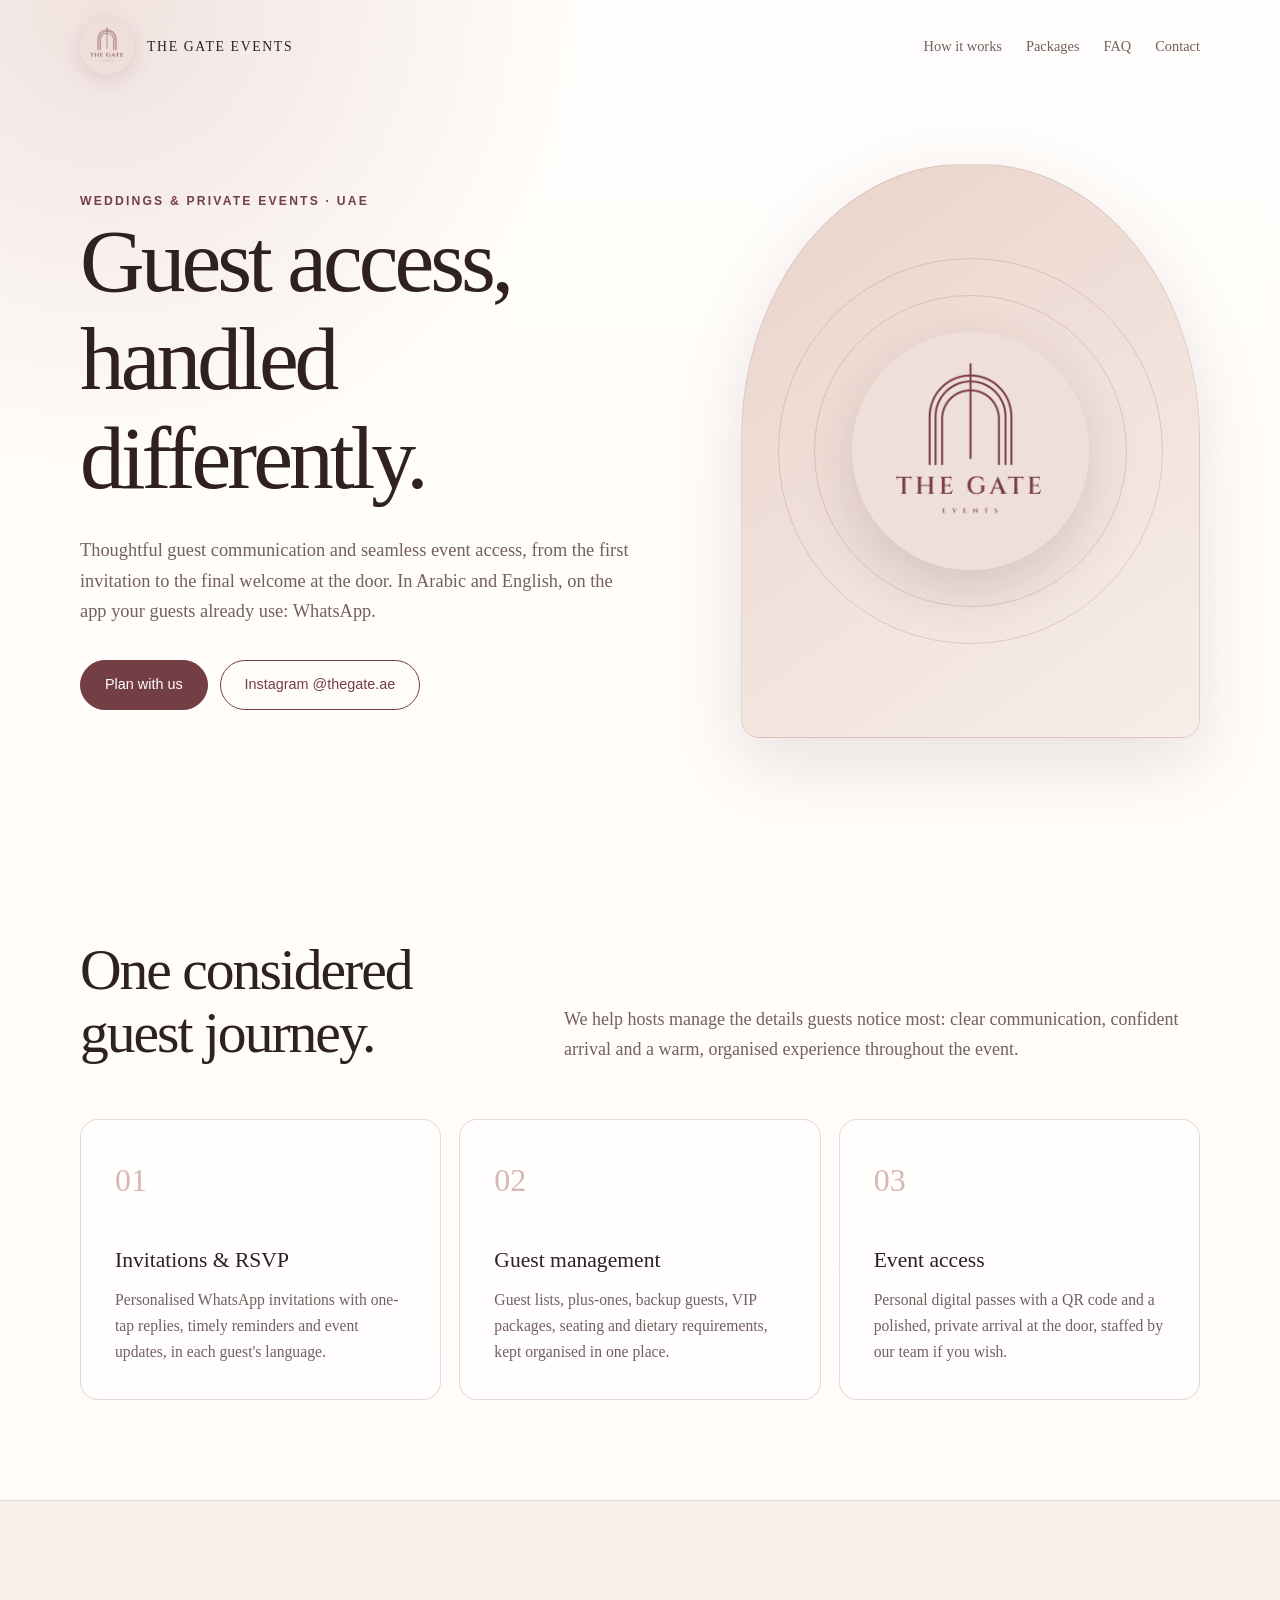
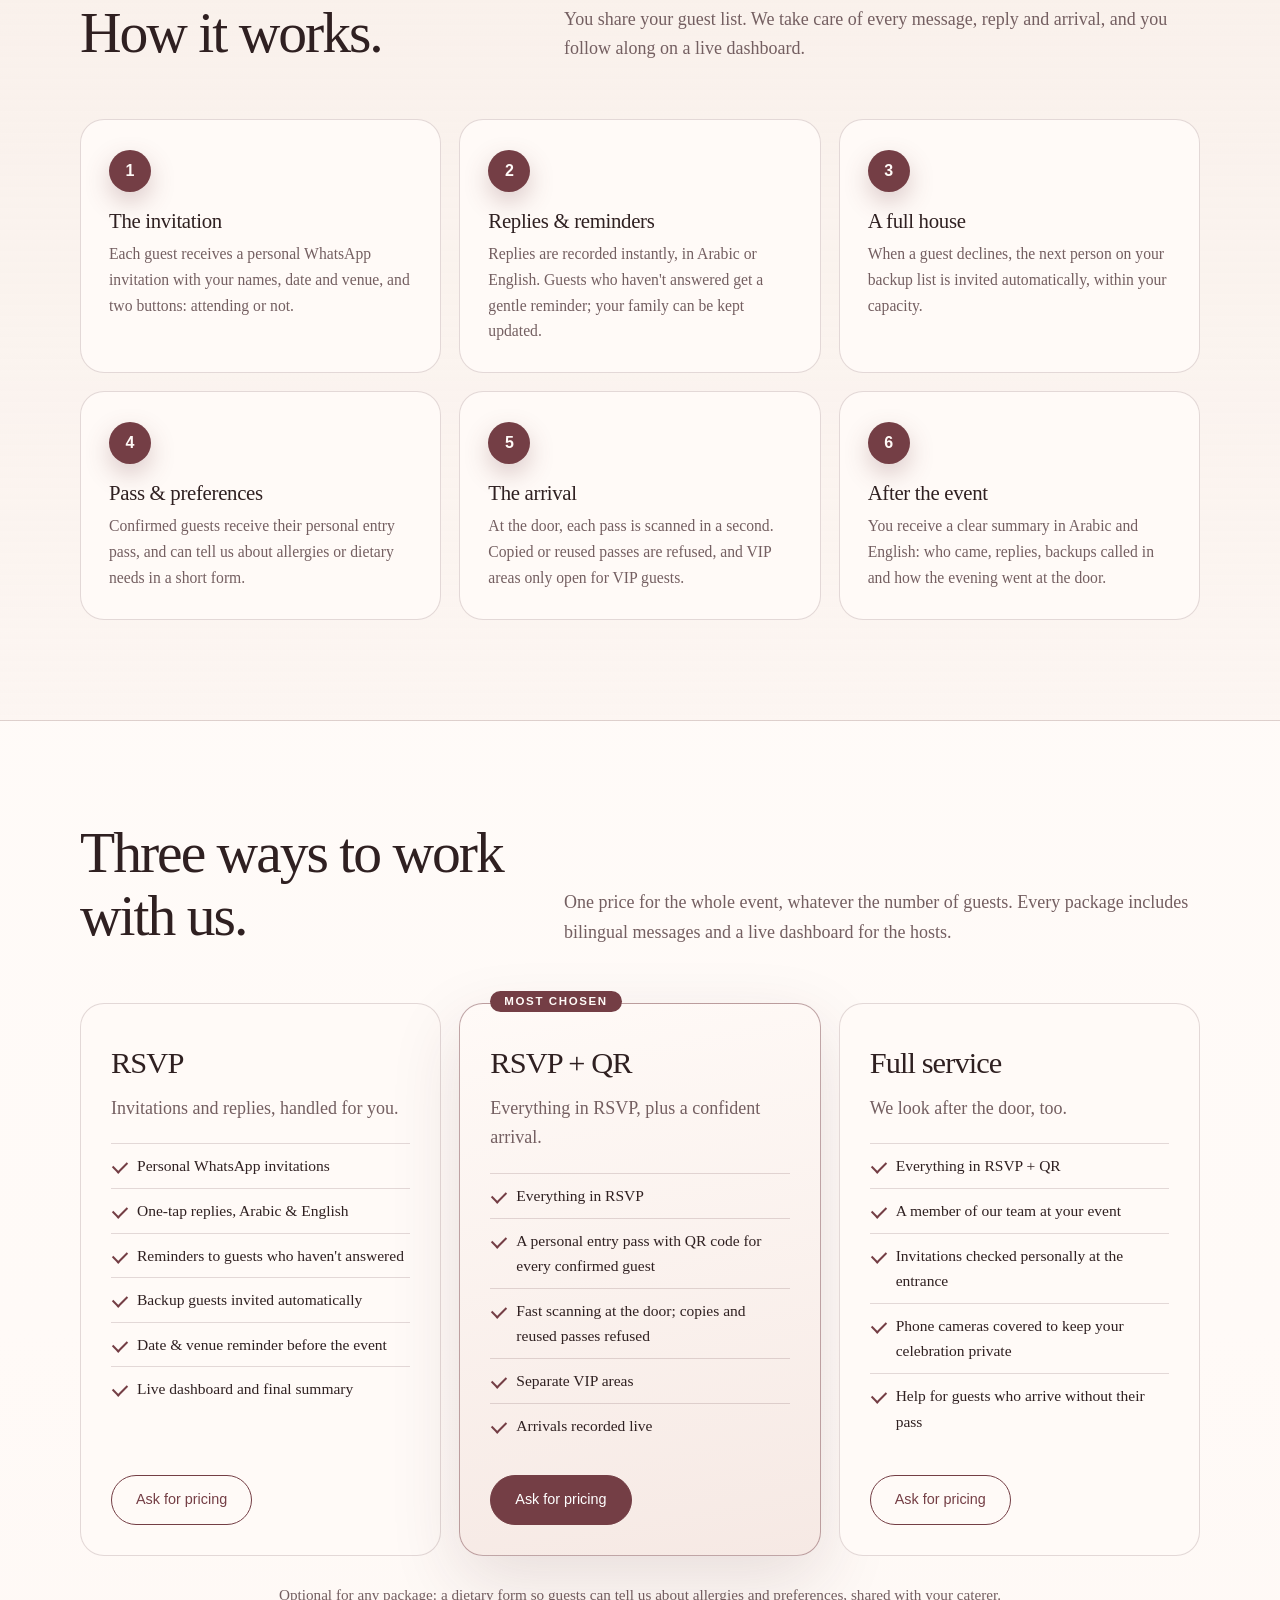
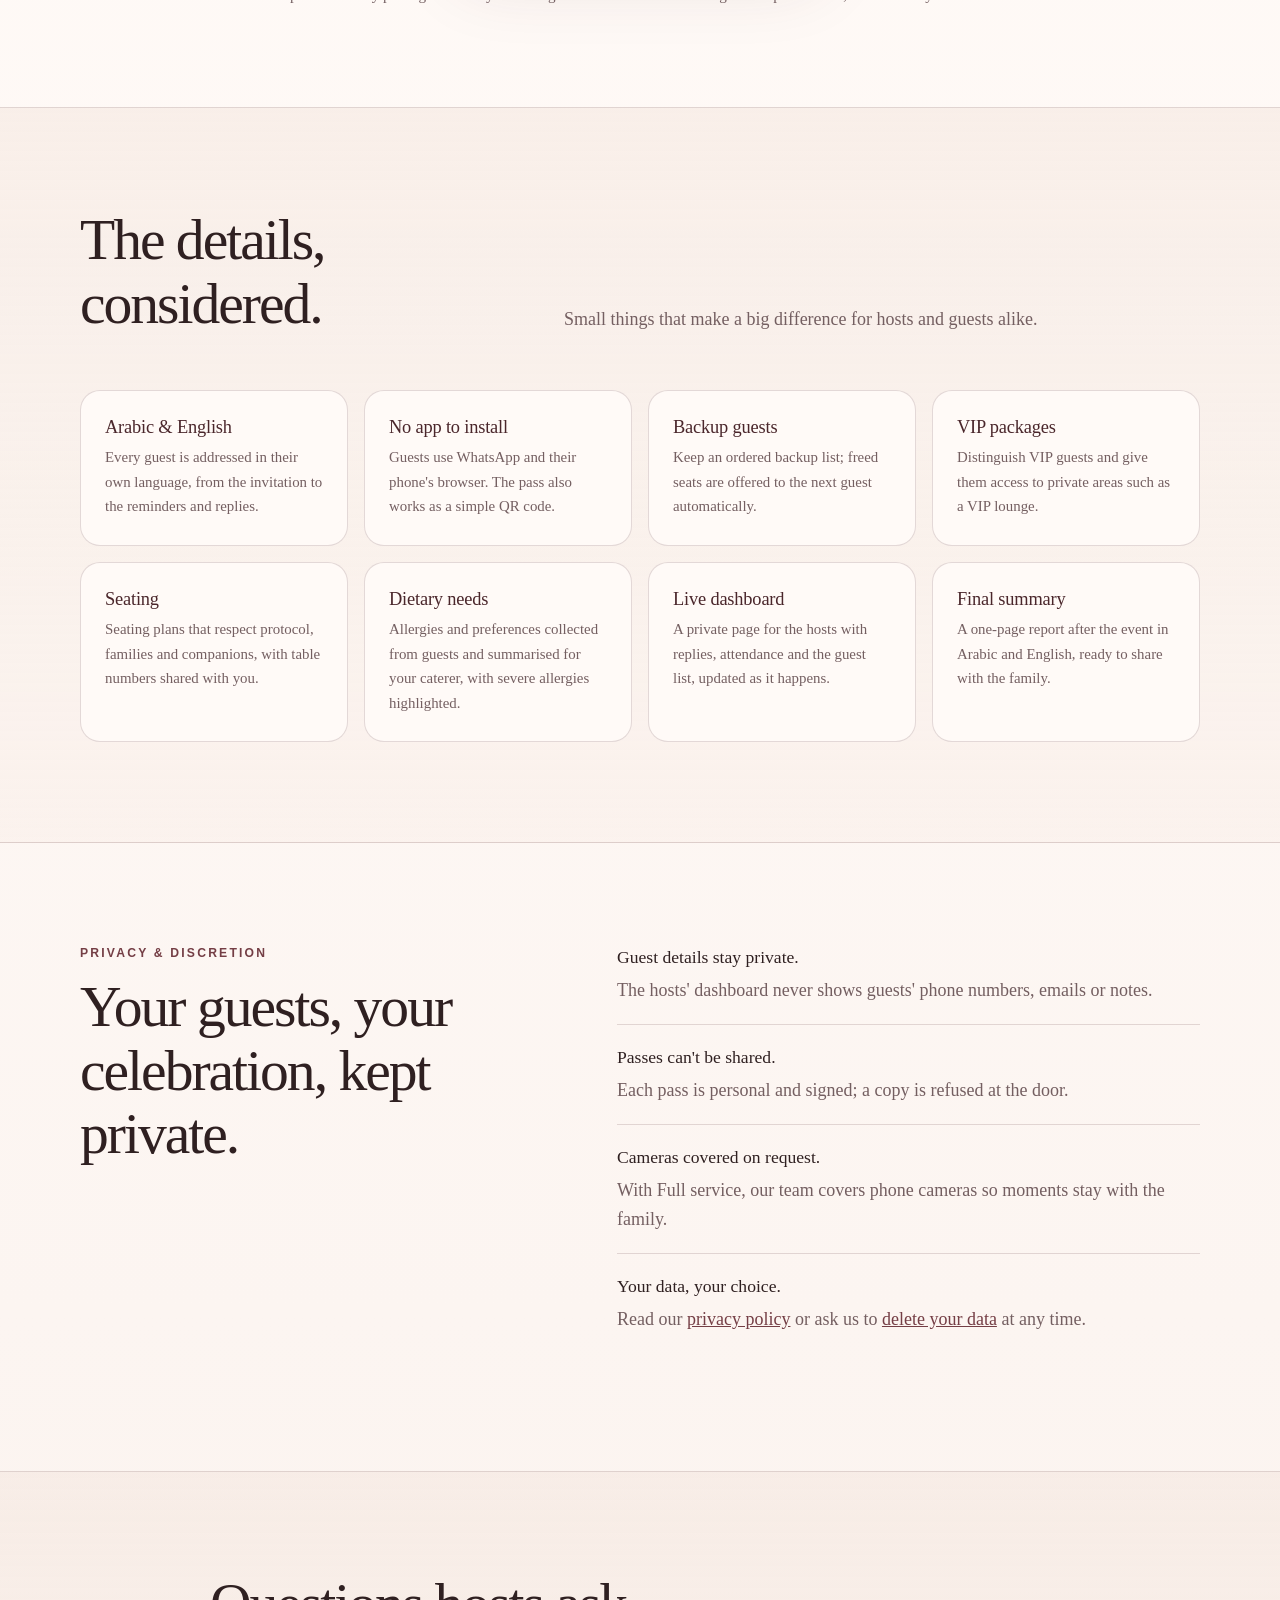
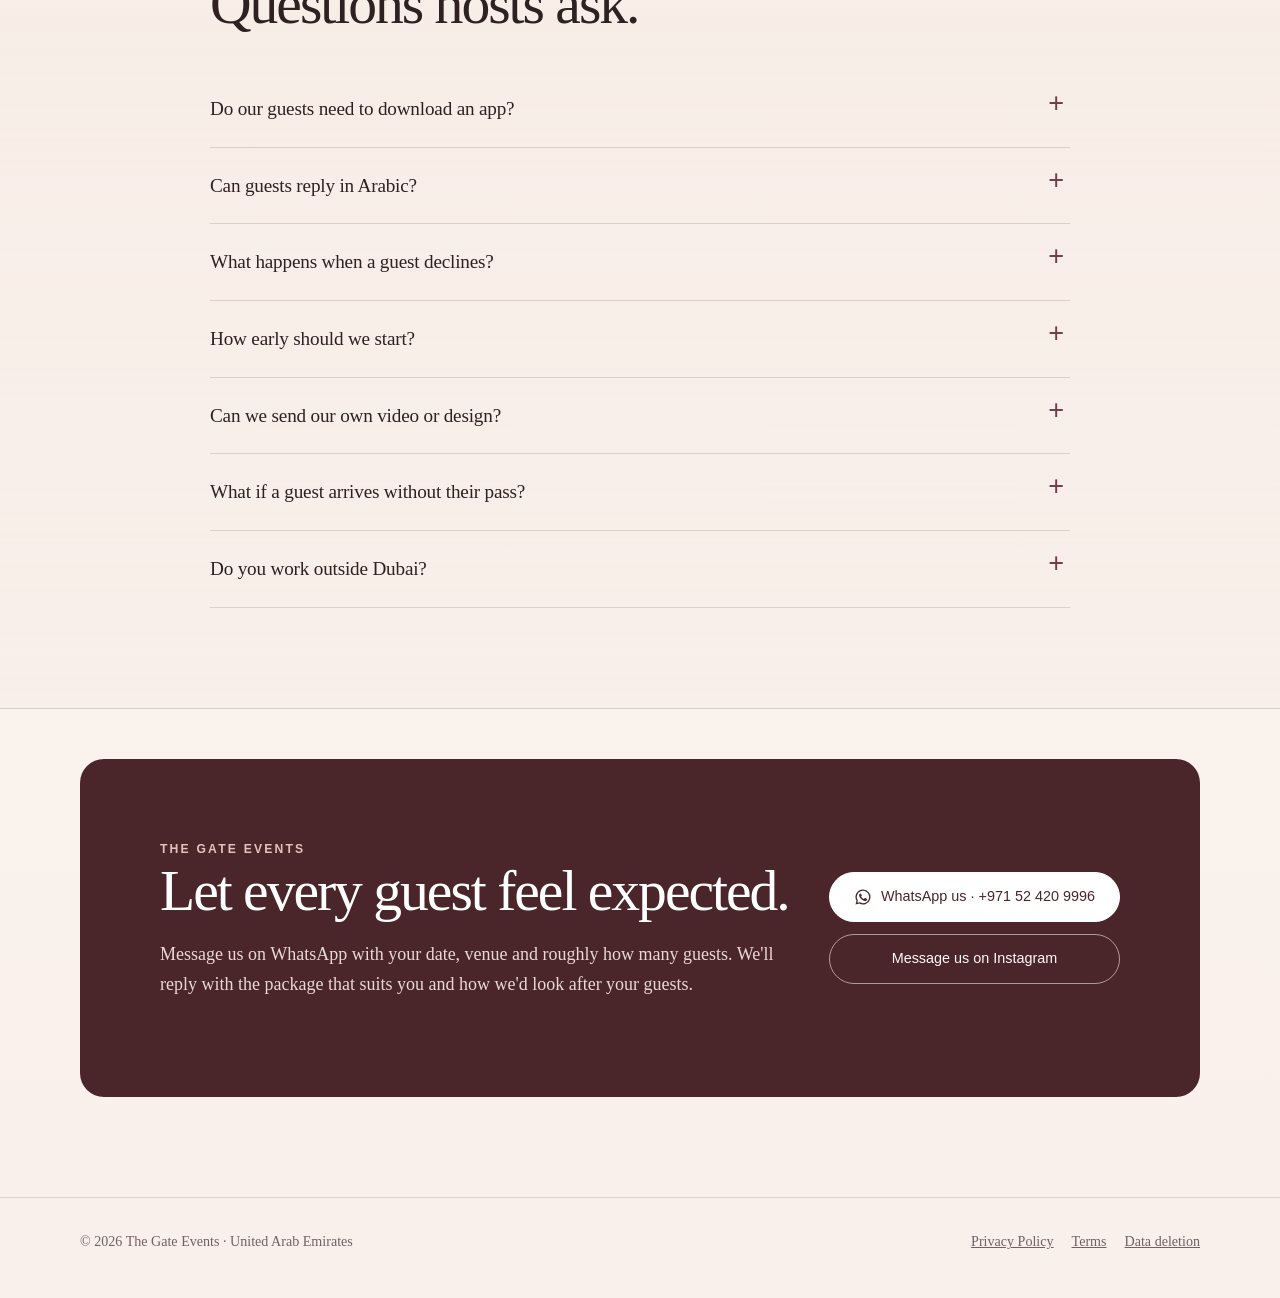
<file: index.html>
<!doctype html>
<html lang="en">
<head>
  <meta charset="utf-8">
  <meta name="viewport" content="width=device-width,initial-scale=1">
  <title>The Gate Events | Guest access, handled differently</title>
  <meta name="description" content="The Gate Events manages WhatsApp invitations, RSVPs, guest lists, seating, dietary needs, digital entry passes and door teams for weddings and private events in the UAE, in Arabic and English.">
  <link rel="canonical" href="https://tgevents.ae/">
  <link rel="icon" type="image/png" href="/assets/logo-1024.png">
  <link rel="apple-touch-icon" href="/assets/logo-1024.png">
  <meta property="og:type" content="website">
  <meta property="og:url" content="https://tgevents.ae/">
  <meta property="og:title" content="The Gate Events · Guest access, handled differently">
  <meta property="og:description" content="Invitations, RSVPs, guest lists, seating and entry for weddings and private events in the UAE.">
  <meta property="og:image" content="https://tgevents.ae/assets/og-image.png">
  <meta name="twitter:card" content="summary_large_image">
  <link rel="stylesheet" href="/assets/style.css">
</head>
<body>
  <header class="shell nav">
    <a class="brand" href="/" aria-label="The Gate Events home"><img src="/assets/logo-1024.png" alt="The Gate Events logo" width="44" height="44"><span>The Gate Events</span></a>
    <nav class="nav-links" aria-label="Primary navigation"><a href="#how">How it works</a><a href="#packages">Packages</a><a href="#faq">FAQ</a><a href="#contact">Contact</a></nav>
  </header>

  <main>
    <section class="shell hero">
      <div>
        <div class="eyebrow">Weddings &amp; private events · UAE</div>
        <h1>Guest access, handled differently.</h1>
        <p>Thoughtful guest communication and seamless event access, from the first invitation to the final welcome at the door. In Arabic and English, on the app your guests already use: WhatsApp.</p>
        <div class="actions"><a class="button" href="https://wa.me/971524209996?text=Hello%20The%20Gate%20Events%2C%20I%27d%20like%20to%20ask%20about%20our%20event." rel="noopener">Plan with us</a><a class="button secondary" href="https://www.instagram.com/thegate.ae/" rel="noopener">Instagram @thegate.ae</a></div>
      </div>
      <div class="monogram-card" aria-hidden="true"><img src="/assets/logo-1024.png" alt="" width="512" height="512"></div>
    </section>

    <section class="section" id="services">
      <div class="shell">
        <div class="section-heading"><h2>One considered guest journey.</h2><p>We help hosts manage the details guests notice most: clear communication, confident arrival and a warm, organised experience throughout the event.</p></div>
        <div class="services">
          <article class="service"><span>01</span><h3>Invitations &amp; RSVP</h3><p>Personalised WhatsApp invitations with one-tap replies, timely reminders and event updates, in each guest's language.</p></article>
          <article class="service"><span>02</span><h3>Guest management</h3><p>Guest lists, plus-ones, backup guests, VIP packages, seating and dietary requirements, kept organised in one place.</p></article>
          <article class="service"><span>03</span><h3>Event access</h3><p>Personal digital passes with a QR code and a polished, private arrival at the door, staffed by our team if you wish.</p></article>
        </div>
      </div>
    </section>

    <section class="section tint" id="how">
      <div class="shell">
        <div class="section-heading"><h2>How it works.</h2><p>You share your guest list. We take care of every message, reply and arrival, and you follow along on a live dashboard.</p></div>
        <ol class="steps">
          <li><span class="step-n">1</span><h3>The invitation</h3><p>Each guest receives a personal WhatsApp invitation with your names, date and venue, and two buttons: attending or not.</p></li>
          <li><span class="step-n">2</span><h3>Replies &amp; reminders</h3><p>Replies are recorded instantly, in Arabic or English. Guests who haven't answered get a gentle reminder; your family can be kept updated.</p></li>
          <li><span class="step-n">3</span><h3>A full house</h3><p>When a guest declines, the next person on your backup list is invited automatically, within your capacity.</p></li>
          <li><span class="step-n">4</span><h3>Pass &amp; preferences</h3><p>Confirmed guests receive their personal entry pass, and can tell us about allergies or dietary needs in a short form.</p></li>
          <li><span class="step-n">5</span><h3>The arrival</h3><p>At the door, each pass is scanned in a second. Copied or reused passes are refused, and VIP areas only open for VIP guests.</p></li>
          <li><span class="step-n">6</span><h3>After the event</h3><p>You receive a clear summary in Arabic and English: who came, replies, backups called in and how the evening went at the door.</p></li>
        </ol>
      </div>
    </section>

    <section class="section" id="packages">
      <div class="shell">
        <div class="section-heading"><h2>Three ways to work with us.</h2><p>One price for the whole event, whatever the number of guests. Every package includes bilingual messages and a live dashboard for the hosts.</p></div>
        <div class="packages">
          <article class="package">
            <div class="package-name">RSVP</div>
            <p class="package-lead">Invitations and replies, handled for you.</p>
            <ul>
              <li>Personal WhatsApp invitations</li>
              <li>One-tap replies, Arabic &amp; English</li>
              <li>Reminders to guests who haven't answered</li>
              <li>Backup guests invited automatically</li>
              <li>Date &amp; venue reminder before the event</li>
              <li>Live dashboard and final summary</li>
            </ul>
            <a class="button secondary" href="#contact">Ask for pricing</a>
          </article>
          <article class="package featured">
            <div class="package-tag">Most chosen</div>
            <div class="package-name">RSVP + QR</div>
            <p class="package-lead">Everything in RSVP, plus a confident arrival.</p>
            <ul>
              <li>Everything in RSVP</li>
              <li>A personal entry pass with QR code for every confirmed guest</li>
              <li>Fast scanning at the door; copies and reused passes refused</li>
              <li>Separate VIP areas</li>
              <li>Arrivals recorded live</li>
            </ul>
            <a class="button" href="#contact">Ask for pricing</a>
          </article>
          <article class="package">
            <div class="package-name">Full service</div>
            <p class="package-lead">We look after the door, too.</p>
            <ul>
              <li>Everything in RSVP + QR</li>
              <li>A member of our team at your event</li>
              <li>Invitations checked personally at the entrance</li>
              <li>Phone cameras covered to keep your celebration private</li>
              <li>Help for guests who arrive without their pass</li>
            </ul>
            <a class="button secondary" href="#contact">Ask for pricing</a>
          </article>
        </div>
        <p class="note-line">Optional for any package: a dietary form so guests can tell us about allergies and preferences, shared with your caterer.</p>
      </div>
    </section>

    <section class="section tint">
      <div class="shell">
        <div class="section-heading"><h2>The details, considered.</h2><p>Small things that make a big difference for hosts and guests alike.</p></div>
        <div class="features">
          <div class="feature"><h3>Arabic &amp; English</h3><p>Every guest is addressed in their own language, from the invitation to the reminders and replies.</p></div>
          <div class="feature"><h3>No app to install</h3><p>Guests use WhatsApp and their phone's browser. The pass also works as a simple QR code.</p></div>
          <div class="feature"><h3>Backup guests</h3><p>Keep an ordered backup list; freed seats are offered to the next guest automatically.</p></div>
          <div class="feature"><h3>VIP packages</h3><p>Distinguish VIP guests and give them access to private areas such as a VIP lounge.</p></div>
          <div class="feature"><h3>Seating</h3><p>Seating plans that respect protocol, families and companions, with table numbers shared with you.</p></div>
          <div class="feature"><h3>Dietary needs</h3><p>Allergies and preferences collected from guests and summarised for your caterer, with severe allergies highlighted.</p></div>
          <div class="feature"><h3>Live dashboard</h3><p>A private page for the hosts with replies, attendance and the guest list, updated as it happens.</p></div>
          <div class="feature"><h3>Final summary</h3><p>A one-page report after the event in Arabic and English, ready to share with the family.</p></div>
        </div>
      </div>
    </section>

    <section class="section">
      <div class="shell privacy-band">
        <div>
          <div class="eyebrow">Privacy &amp; discretion</div>
          <h2>Your guests, your celebration, kept private.</h2>
        </div>
        <div class="privacy-points">
          <p><strong>Guest details stay private.</strong> The hosts' dashboard never shows guests' phone numbers, emails or notes.</p>
          <p><strong>Passes can't be shared.</strong> Each pass is personal and signed; a copy is refused at the door.</p>
          <p><strong>Cameras covered on request.</strong> With Full service, our team covers phone cameras so moments stay with the family.</p>
          <p><strong>Your data, your choice.</strong> Read our <a href="/policy/">privacy policy</a> or ask us to <a href="/data-deletion/">delete your data</a> at any time.</p>
        </div>
      </div>
    </section>

    <section class="section tint" id="faq">
      <div class="shell faq-wrap">
        <div class="section-heading single"><h2>Questions hosts ask.</h2></div>
        <div class="faq">
          <details><summary>Do our guests need to download an app?</summary><p>No. Invitations and replies happen on WhatsApp, and passes open in the phone's browser. Guests simply show their pass, or its QR code, at the door.</p></details>
          <details><summary>Can guests reply in Arabic?</summary><p>Yes. Guests can tap a button or write their answer in Arabic or English; we understand both and reply in the guest's language.</p></details>
          <details><summary>What happens when a guest declines?</summary><p>If you keep a backup list, the next guest is invited automatically, as long as their party fits within your capacity. You can follow every change on your dashboard.</p></details>
          <details><summary>How early should we start?</summary><p>We recommend six to eight weeks before the event, so guests have time to reply and backups can be invited comfortably.</p></details>
          <details><summary>Can we send our own video or design?</summary><p>Yes. Invitations can carry your names, date and venue, and can include a video invitation. We'll help you prepare the wording in both languages.</p></details>
          <details><summary>What if a guest arrives without their pass?</summary><p>With Full service, our team at the door can find the guest on the list and welcome them personally.</p></details>
          <details><summary>Do you work outside Dubai?</summary><p>We work with weddings and private events across the United Arab Emirates. Contact us for events elsewhere in the region.</p></details>
        </div>
      </div>
    </section>

    <section class="shell contact-band" id="contact">
      <div><div class="eyebrow light">The Gate Events</div><h2>Let every guest feel expected.</h2><p>Message us on WhatsApp with your date, venue and roughly how many guests. We'll reply with the package that suits you and how we'd look after your guests.</p></div>
      <div class="contact-actions">
        <a class="button whatsapp" href="https://wa.me/971524209996?text=Hello%20The%20Gate%20Events%2C%20I%27d%20like%20to%20ask%20about%20our%20event." rel="noopener"><svg aria-hidden="true" viewBox="0 0 24 24" width="18" height="18"><path fill="currentColor" d="M12 2a10 10 0 0 0-8.6 15.1L2 22l5-1.3A10 10 0 1 0 12 2Zm0 18.2a8.2 8.2 0 0 1-4.2-1.1l-.3-.2-3 .8.8-2.9-.2-.3A8.2 8.2 0 1 1 12 20.2Zm4.5-6.1c-.2-.1-1.5-.7-1.7-.8s-.4-.1-.6.1-.7.8-.8 1-.3.2-.5.1a6.7 6.7 0 0 1-3.3-2.9c-.3-.4.3-.4.7-1.3a.5.5 0 0 0 0-.5l-.8-1.9c-.2-.5-.4-.4-.6-.4h-.5a1 1 0 0 0-.7.3 3 3 0 0 0-.9 2.2 5.2 5.2 0 0 0 1.1 2.7 11.8 11.8 0 0 0 4.5 4c1.7.7 2.3.8 3.2.6.5-.1 1.5-.6 1.7-1.2s.2-1.1.1-1.2-.2-.2-.5-.3Z"/></svg> WhatsApp us · +971 52 420 9996</a>
        <a class="button ghost-light" href="https://www.instagram.com/thegate.ae/" rel="noopener">Message us on Instagram</a>
      </div>
    </section>
  </main>

  <footer><div class="shell footer-row"><span>© 2026 The Gate Events · United Arab Emirates</span><div class="footer-links"><a href="/policy/">Privacy Policy</a><a href="/terms/">Terms</a><a href="/data-deletion/">Data deletion</a></div></div></footer>
</body>
</html>
</file>
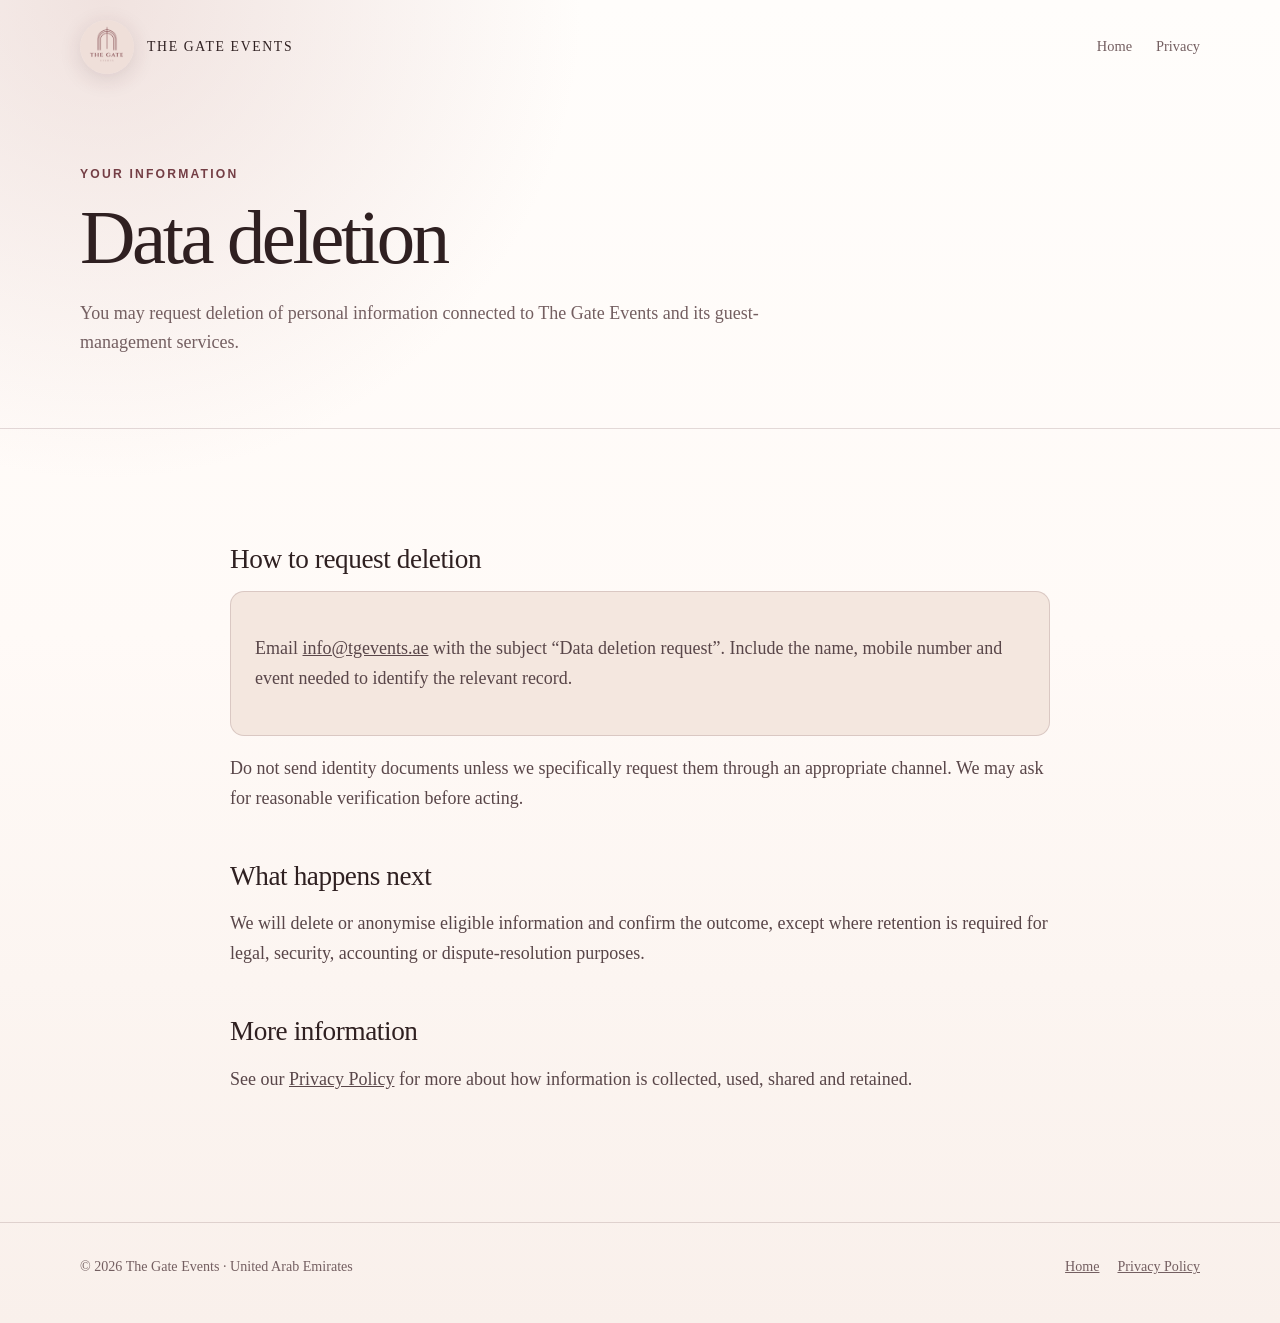
<file: data-deletion/index.html>
<!doctype html><html lang="en"><head><meta charset="utf-8"><meta name="viewport" content="width=device-width,initial-scale=1"><title>Data Deletion | The Gate Events</title><meta name="description" content="Instructions for requesting deletion of information held by The Gate Events."><link rel="canonical" href="https://tgevents.ae/data-deletion/"><link rel="stylesheet" href="/assets/style.css"></head><body><header class="shell nav"><a class="brand" href="/"><img src="/assets/logo-1024.png" alt="The Gate Events logo"><span>The Gate Events</span></a><nav class="nav-links"><a href="/">Home</a><a href="/policy/">Privacy</a></nav></header><section class="legal-header"><div class="shell"><div class="eyebrow">Your information</div><h1>Data deletion</h1><p>You may request deletion of personal information connected to The Gate Events and its guest-management services.</p></div></section><main class="legal"><h2>How to request deletion</h2><div class="notice"><p>Email <a href="mailto:info@tgevents.ae?subject=Data%20deletion%20request">info@tgevents.ae</a> with the subject “Data deletion request”. Include the name, mobile number and event needed to identify the relevant record.</p></div><p>Do not send identity documents unless we specifically request them through an appropriate channel. We may ask for reasonable verification before acting.</p><h2>What happens next</h2><p>We will delete or anonymise eligible information and confirm the outcome, except where retention is required for legal, security, accounting or dispute-resolution purposes.</p><h2>More information</h2><p>See our <a href="/policy/">Privacy Policy</a> for more about how information is collected, used, shared and retained.</p></main><footer><div class="shell footer-row"><span>© 2026 The Gate Events · United Arab Emirates</span><div class="footer-links"><a href="/">Home</a><a href="/policy/">Privacy Policy</a></div></div></footer></body></html>
</file>
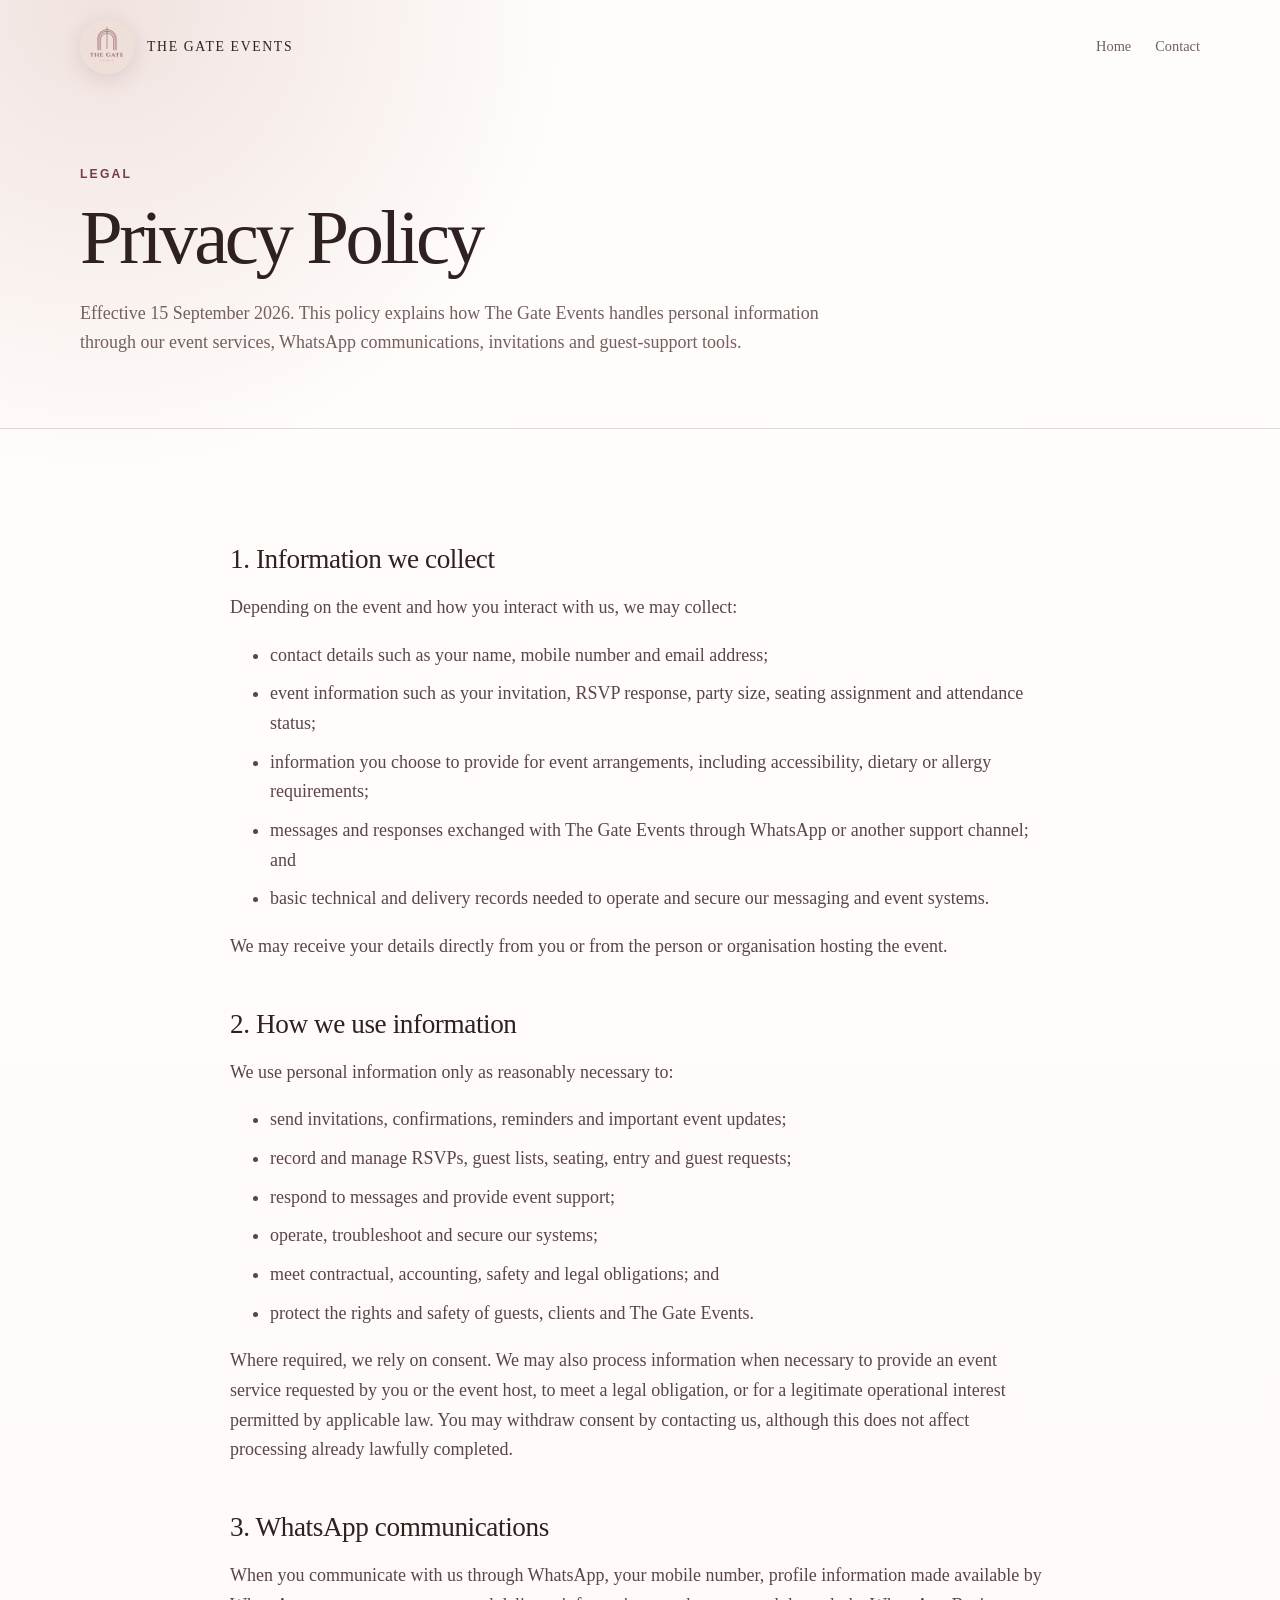
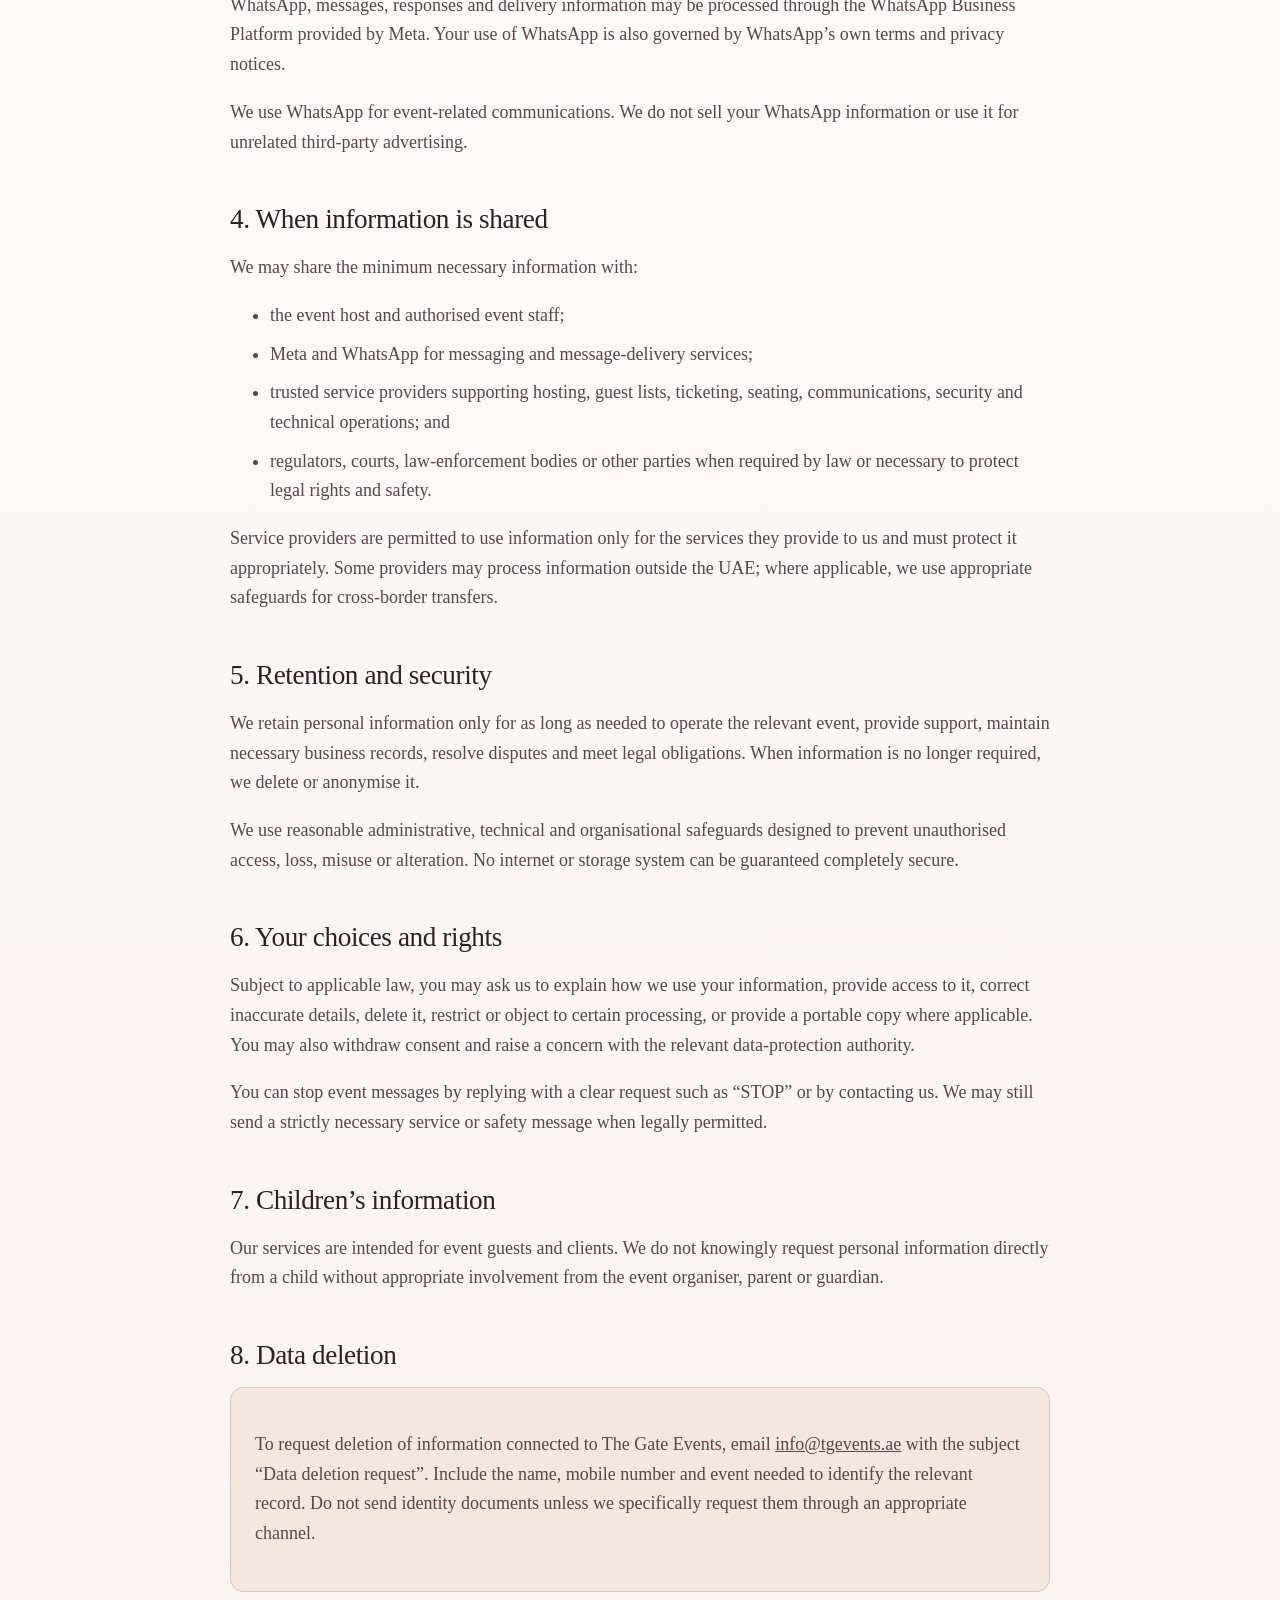
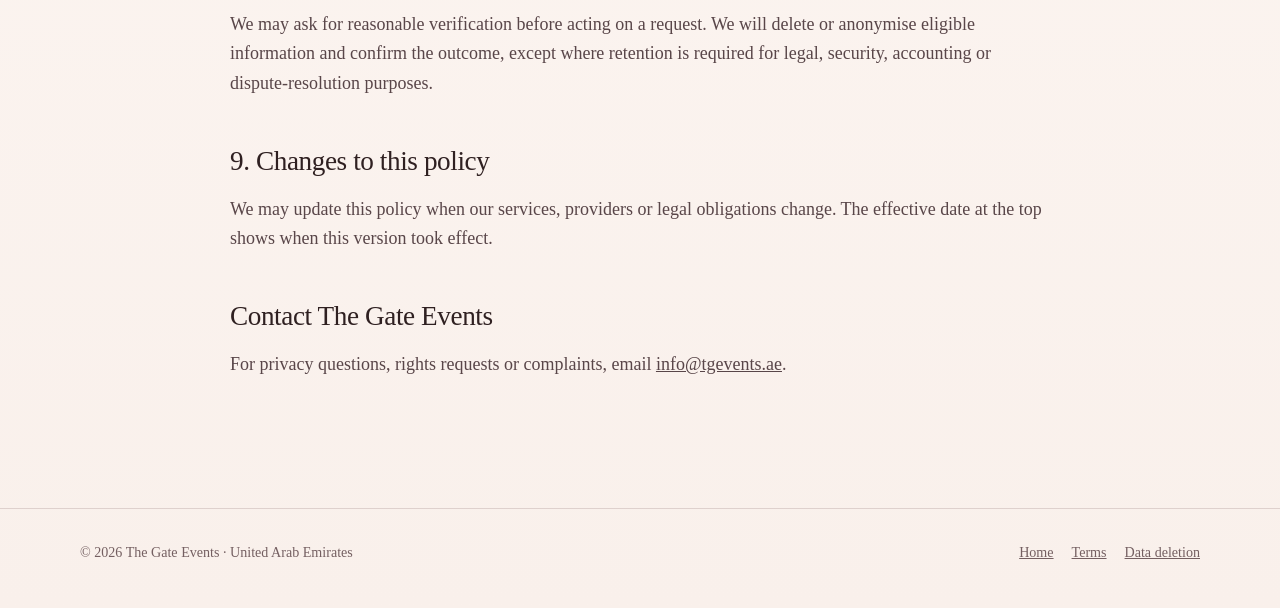
<file: policy/index.html>
<!doctype html>
<html lang="en">
<head>
  <meta charset="utf-8">
  <meta name="viewport" content="width=device-width,initial-scale=1">
  <title>Privacy Policy | The Gate Events</title>
  <meta name="description" content="How The Gate Events collects, uses, protects and deletes personal information.">
  <link rel="canonical" href="https://tgevents.ae/policy/">
  <link rel="icon" type="image/svg+xml" href="data:image/svg+xml,%3Csvg xmlns='http://www.w3.org/2000/svg' viewBox='0 0 64 64'%3E%3Crect width='64' height='64' rx='15' fill='%23743e45'/%3E%3Cpath d='M17 48V29c0-9 6-16 15-16s15 7 15 16v19M25 48V27c0-5 3-9 7-9s7 4 7 9v21M13 48h38' fill='none' stroke='%23fffaf7' stroke-width='3'/%3E%3C/svg%3E">
  <link rel="stylesheet" href="/assets/style.css">
</head>
<body>
  <header class="shell nav"><a class="brand" href="/"><img src="/assets/logo-1024.png" alt="The Gate Events logo"><span>The Gate Events</span></a><nav class="nav-links"><a href="/">Home</a><a href="mailto:info@tgevents.ae">Contact</a></nav></header>
  <section class="legal-header"><div class="shell"><div class="eyebrow">Legal</div><h1>Privacy Policy</h1><p>Effective 15 September 2026. This policy explains how The Gate Events handles personal information through our event services, WhatsApp communications, invitations and guest-support tools.</p></div></section>
  <main class="legal">
    <h2>1. Information we collect</h2>
    <p>Depending on the event and how you interact with us, we may collect:</p>
    <ul><li>contact details such as your name, mobile number and email address;</li><li>event information such as your invitation, RSVP response, party size, seating assignment and attendance status;</li><li>information you choose to provide for event arrangements, including accessibility, dietary or allergy requirements;</li><li>messages and responses exchanged with The Gate Events through WhatsApp or another support channel; and</li><li>basic technical and delivery records needed to operate and secure our messaging and event systems.</li></ul>
    <p>We may receive your details directly from you or from the person or organisation hosting the event.</p>

    <h2>2. How we use information</h2>
    <p>We use personal information only as reasonably necessary to:</p>
    <ul><li>send invitations, confirmations, reminders and important event updates;</li><li>record and manage RSVPs, guest lists, seating, entry and guest requests;</li><li>respond to messages and provide event support;</li><li>operate, troubleshoot and secure our systems;</li><li>meet contractual, accounting, safety and legal obligations; and</li><li>protect the rights and safety of guests, clients and The Gate Events.</li></ul>
    <p>Where required, we rely on consent. We may also process information when necessary to provide an event service requested by you or the event host, to meet a legal obligation, or for a legitimate operational interest permitted by applicable law. You may withdraw consent by contacting us, although this does not affect processing already lawfully completed.</p>

    <h2>3. WhatsApp communications</h2>
    <p>When you communicate with us through WhatsApp, your mobile number, profile information made available by WhatsApp, messages, responses and delivery information may be processed through the WhatsApp Business Platform provided by Meta. Your use of WhatsApp is also governed by WhatsApp’s own terms and privacy notices.</p>
    <p>We use WhatsApp for event-related communications. We do not sell your WhatsApp information or use it for unrelated third-party advertising.</p>

    <h2>4. When information is shared</h2>
    <p>We may share the minimum necessary information with:</p>
    <ul><li>the event host and authorised event staff;</li><li>Meta and WhatsApp for messaging and message-delivery services;</li><li>trusted service providers supporting hosting, guest lists, ticketing, seating, communications, security and technical operations; and</li><li>regulators, courts, law-enforcement bodies or other parties when required by law or necessary to protect legal rights and safety.</li></ul>
    <p>Service providers are permitted to use information only for the services they provide to us and must protect it appropriately. Some providers may process information outside the UAE; where applicable, we use appropriate safeguards for cross-border transfers.</p>

    <h2>5. Retention and security</h2>
    <p>We retain personal information only for as long as needed to operate the relevant event, provide support, maintain necessary business records, resolve disputes and meet legal obligations. When information is no longer required, we delete or anonymise it.</p>
    <p>We use reasonable administrative, technical and organisational safeguards designed to prevent unauthorised access, loss, misuse or alteration. No internet or storage system can be guaranteed completely secure.</p>

    <h2>6. Your choices and rights</h2>
    <p>Subject to applicable law, you may ask us to explain how we use your information, provide access to it, correct inaccurate details, delete it, restrict or object to certain processing, or provide a portable copy where applicable. You may also withdraw consent and raise a concern with the relevant data-protection authority.</p>
    <p>You can stop event messages by replying with a clear request such as “STOP” or by contacting us. We may still send a strictly necessary service or safety message when legally permitted.</p>

    <h2>7. Children’s information</h2>
    <p>Our services are intended for event guests and clients. We do not knowingly request personal information directly from a child without appropriate involvement from the event organiser, parent or guardian.</p>

    <h2>8. Data deletion</h2>
    <div class="notice"><p>To request deletion of information connected to The Gate Events, email <a href="mailto:info@tgevents.ae?subject=Data%20deletion%20request">info@tgevents.ae</a> with the subject “Data deletion request”. Include the name, mobile number and event needed to identify the relevant record. Do not send identity documents unless we specifically request them through an appropriate channel.</p></div>
    <p>We may ask for reasonable verification before acting on a request. We will delete or anonymise eligible information and confirm the outcome, except where retention is required for legal, security, accounting or dispute-resolution purposes.</p>

    <h2>9. Changes to this policy</h2>
    <p>We may update this policy when our services, providers or legal obligations change. The effective date at the top shows when this version took effect.</p>

    <h2>Contact The Gate Events</h2>
    <p>For privacy questions, rights requests or complaints, email <a href="mailto:info@tgevents.ae">info@tgevents.ae</a>.</p>
  </main>
  <footer><div class="shell footer-row"><span>© 2026 The Gate Events · United Arab Emirates</span><div class="footer-links"><a href="/">Home</a><a href="/terms/">Terms</a><a href="/data-deletion/">Data deletion</a></div></div></footer>
</body>
</html>
</file>
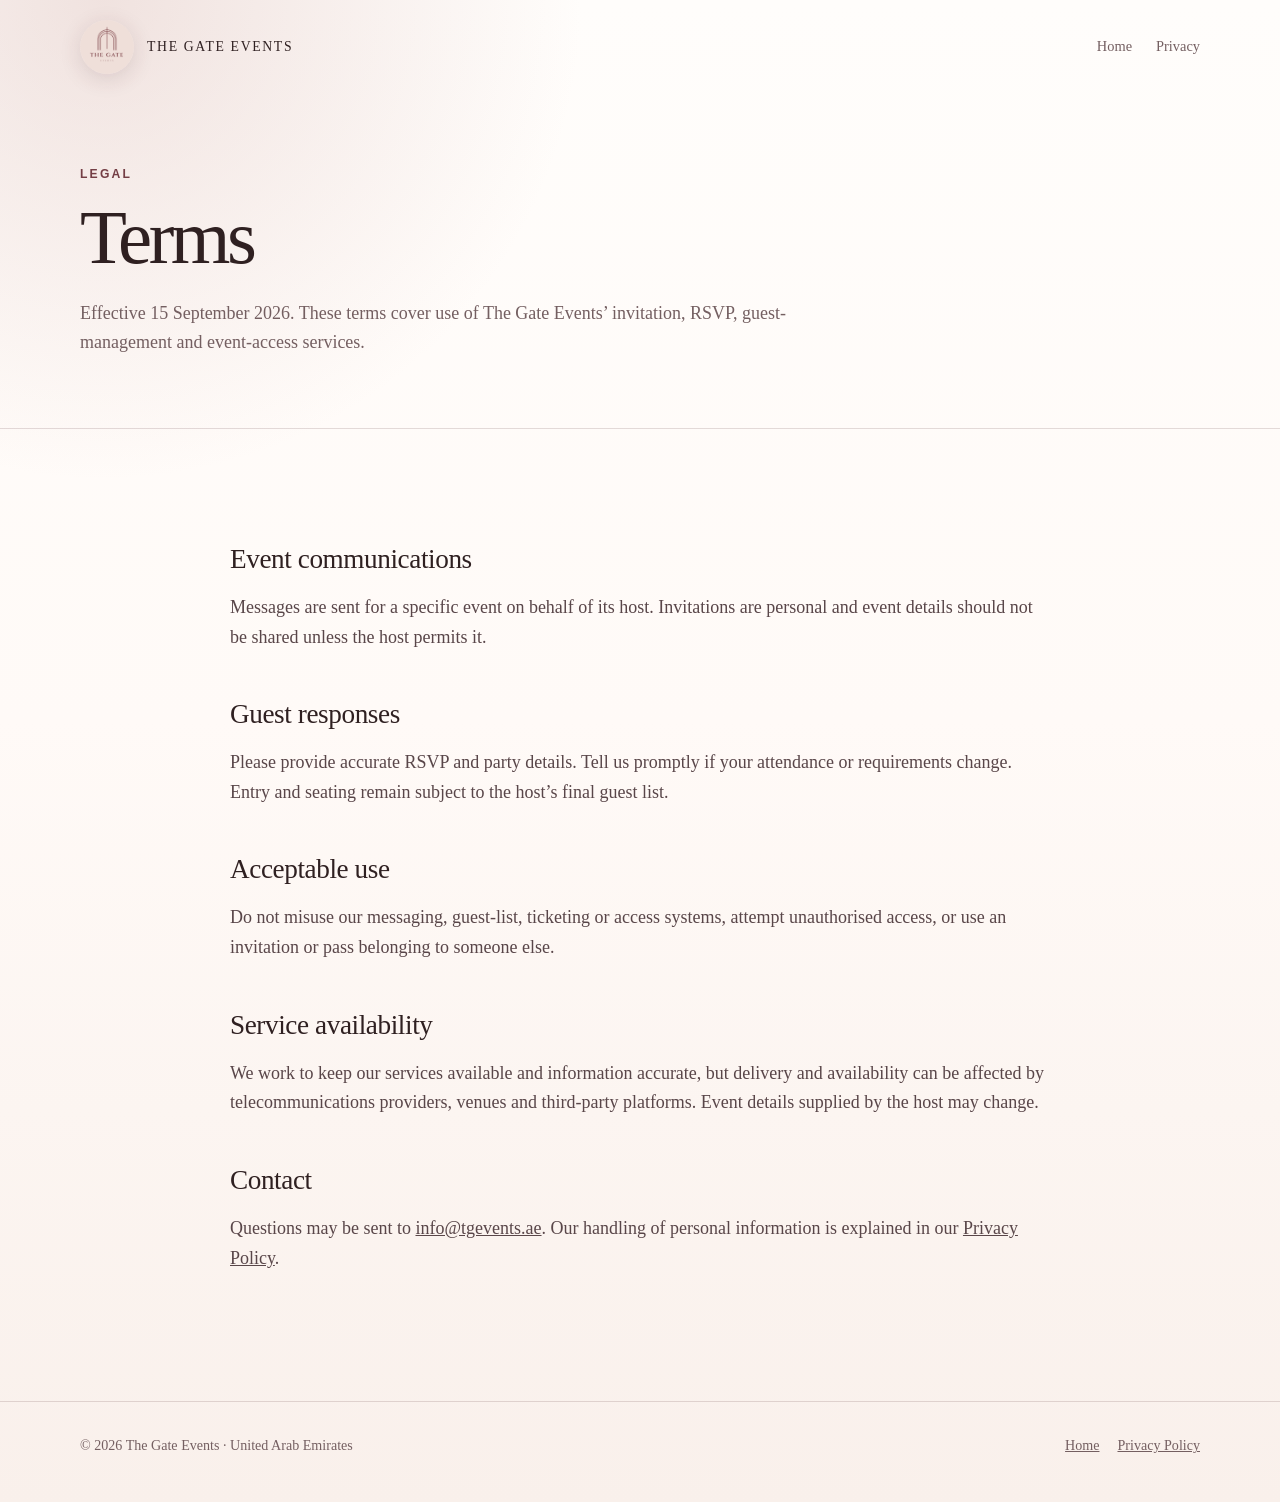
<file: terms/index.html>
<!doctype html><html lang="en"><head><meta charset="utf-8"><meta name="viewport" content="width=device-width,initial-scale=1"><title>Terms | The Gate Events</title><meta name="description" content="Terms for The Gate Events guest communication and event services."><link rel="canonical" href="https://tgevents.ae/terms/"><link rel="stylesheet" href="/assets/style.css"></head><body><header class="shell nav"><a class="brand" href="/"><img src="/assets/logo-1024.png" alt="The Gate Events logo"><span>The Gate Events</span></a><nav class="nav-links"><a href="/">Home</a><a href="/policy/">Privacy</a></nav></header><section class="legal-header"><div class="shell"><div class="eyebrow">Legal</div><h1>Terms</h1><p>Effective 15 September 2026. These terms cover use of The Gate Events’ invitation, RSVP, guest-management and event-access services.</p></div></section><main class="legal"><h2>Event communications</h2><p>Messages are sent for a specific event on behalf of its host. Invitations are personal and event details should not be shared unless the host permits it.</p><h2>Guest responses</h2><p>Please provide accurate RSVP and party details. Tell us promptly if your attendance or requirements change. Entry and seating remain subject to the host’s final guest list.</p><h2>Acceptable use</h2><p>Do not misuse our messaging, guest-list, ticketing or access systems, attempt unauthorised access, or use an invitation or pass belonging to someone else.</p><h2>Service availability</h2><p>We work to keep our services available and information accurate, but delivery and availability can be affected by telecommunications providers, venues and third-party platforms. Event details supplied by the host may change.</p><h2>Contact</h2><p>Questions may be sent to <a href="mailto:info@tgevents.ae">info@tgevents.ae</a>. Our handling of personal information is explained in our <a href="/policy/">Privacy Policy</a>.</p></main><footer><div class="shell footer-row"><span>© 2026 The Gate Events · United Arab Emirates</span><div class="footer-links"><a href="/">Home</a><a href="/policy/">Privacy Policy</a></div></div></footer></body></html>
</file>
<file: assets/style.css>
:root {
  color-scheme: light;
  --ink: #2f2021;
  --muted: #745f61;
  --wine: #743e45;
  --wine-dark: #4a262b;
  --rose: #d8b7b2;
  --paper: #fffaf7;
  --cream: #f4e7df;
  --line: rgba(91, 52, 57, 0.17);
  --shadow: 0 24px 70px rgba(75, 38, 43, 0.13);
}

* { box-sizing: border-box; }

html { scroll-behavior: smooth; background: #fffaf7; }

body {
  margin: 0;
  color: var(--ink);
  background:
    radial-gradient(circle at 8% 0%, rgba(216, 183, 178, 0.38), transparent 30rem),
    linear-gradient(180deg, #fffdfb 0%, var(--paper) 48%, #f9f0eb 100%);
  font-family: Georgia, "Times New Roman", serif;
  font-size: 18px;
  line-height: 1.65;
}

a { color: inherit; }

.shell {
  width: min(1120px, calc(100% - 36px));
  margin-inline: auto;
}

.nav {
  display: flex;
  align-items: center;
  justify-content: space-between;
  gap: 24px;
  min-height: 94px;
}

.brand {
  display: inline-flex;
  align-items: center;
  gap: 13px;
  color: var(--ink);
  text-decoration: none;
  letter-spacing: 0.12em;
  text-transform: uppercase;
  font-size: 0.86rem;
}

.brand img {
  width: 54px;
  height: 54px;
  border-radius: 50%;
  object-fit: cover;
  box-shadow: 0 5px 22px rgba(75, 38, 43, 0.14);
}

.nav-links { display: flex; gap: 24px; align-items: center; }
.nav-links a { color: var(--muted); text-decoration: none; font-size: 0.9rem; }
.nav-links a:hover, .nav-links a:focus-visible { color: var(--wine); }

.hero {
  min-height: 69vh;
  display: grid;
  grid-template-columns: 1.1fr 0.9fr;
  align-items: center;
  gap: clamp(42px, 8vw, 100px);
  padding: 70px 0 100px;
}

.eyebrow {
  color: var(--wine);
  font-family: Arial, sans-serif;
  font-size: 0.76rem;
  font-weight: 700;
  letter-spacing: 0.18em;
  text-transform: uppercase;
}

h1, h2, h3 { font-weight: 400; line-height: 1.1; margin: 0; }
h1 { font-size: clamp(3.25rem, 7vw, 6.7rem); letter-spacing: -0.045em; max-width: 820px; }
h2 { font-size: clamp(2.15rem, 4.5vw, 4rem); letter-spacing: -0.035em; }
h3 { font-size: 1.35rem; }

.hero p { max-width: 650px; color: var(--muted); font-size: 1.15rem; margin: 28px 0 34px; }

.actions { display: flex; flex-wrap: wrap; gap: 12px; }
.button {
  display: inline-flex;
  align-items: center;
  justify-content: center;
  min-height: 50px;
  padding: 0 24px;
  border: 1px solid var(--wine);
  border-radius: 999px;
  background: var(--wine);
  color: white;
  text-decoration: none;
  font-family: Arial, sans-serif;
  font-size: 0.9rem;
  transition: 160ms ease;
}

.button:hover, .button:focus-visible { background: var(--wine-dark); transform: translateY(-1px); }
.button.secondary { color: var(--wine); background: transparent; }

.monogram-card {
  position: relative;
  aspect-ratio: 4 / 5;
  border-radius: 48% 48% 18px 18px;
  display: grid;
  place-items: center;
  background: linear-gradient(145deg, #ead3cb, #f7eee9);
  border: 1px solid rgba(116, 62, 69, 0.13);
  box-shadow: var(--shadow);
  overflow: hidden;
}

.monogram-card::before, .monogram-card::after {
  content: "";
  position: absolute;
  width: 68%;
  height: 68%;
  border: 1px solid rgba(116, 62, 69, 0.18);
  border-radius: 50%;
}

.monogram-card::after { width: 48%; height: 48%; }
.monogram-card img { position: relative; z-index: 1; width: 44%; border-radius: 50%; box-shadow: 0 18px 45px rgba(75,38,43,.14); }

.section { padding: 100px 0; }
.section-heading { display: grid; grid-template-columns: 0.8fr 1.2fr; gap: 60px; align-items: end; margin-bottom: 55px; }
.section-heading p { margin: 0; color: var(--muted); max-width: 630px; }

.services { display: grid; grid-template-columns: repeat(3, 1fr); gap: 18px; }
.service {
  min-height: 245px;
  padding: 34px;
  border: 1px solid var(--line);
  border-radius: 18px;
  background: rgba(255,255,255,.58);
}
.service span { display: block; color: var(--rose); font-size: 2rem; margin-bottom: 42px; }
.service p { color: var(--muted); margin: 14px 0 0; font-size: .98rem; }

.contact-band {
  margin: 50px auto 100px;
  padding: clamp(40px, 7vw, 80px);
  border-radius: 24px;
  color: white;
  background: var(--wine-dark);
  display: grid;
  grid-template-columns: 1fr auto;
  align-items: center;
  gap: 30px;
}
.contact-band p { color: #ead8d5; max-width: 650px; }
.contact-band .button { background: white; border-color: white; color: var(--wine-dark); }

footer { border-top: 1px solid var(--line); padding: 32px 0 44px; color: var(--muted); font-size: .88rem; }
.footer-row { display: flex; justify-content: space-between; gap: 24px; flex-wrap: wrap; }
.footer-links { display: flex; gap: 18px; flex-wrap: wrap; }

.legal-header { padding: 70px 0 52px; border-bottom: 1px solid var(--line); }
.legal-header h1 { font-size: clamp(2.7rem, 6vw, 5rem); margin: 12px 0 18px; }
.legal-header p { color: var(--muted); max-width: 760px; }
.legal { width: min(820px, calc(100% - 36px)); margin: 0 auto; padding: 68px 0 110px; }
.legal h2 { font-size: 1.7rem; margin: 48px 0 16px; letter-spacing: -0.015em; }
.legal p, .legal li { color: #594649; }
.legal li + li { margin-top: 9px; }
.legal .notice { padding: 24px; border-radius: 14px; background: var(--cream); border: 1px solid var(--line); }

@media (max-width: 780px) {
  body { font-size: 16px; }
  .nav { min-height: 78px; }
  .nav-links a:not(:last-child) { display: none; }
  .hero { grid-template-columns: 1fr; padding: 52px 0 74px; }
  .monogram-card { aspect-ratio: 5 / 3.4; border-radius: 110px 110px 16px 16px; }
  .monogram-card img { width: 30%; }
  .section { padding: 72px 0; }
  .section-heading, .contact-band { grid-template-columns: 1fr; gap: 24px; }
  .services { grid-template-columns: 1fr; }
  .service { min-height: 0; }
  .service span { margin-bottom: 24px; }
}

/* ---- more information (2026-10) ---------------------------------------------------------------- */
.section.tint { background: linear-gradient(180deg, rgba(244, 231, 223, .55), rgba(244, 231, 223, .25)); border-block: 1px solid var(--line); }
.section-heading.single { grid-template-columns: 1fr; margin-bottom: 36px; }

.steps { list-style: none; margin: 0; padding: 0; display: grid; grid-template-columns: repeat(3, 1fr); gap: 18px; counter-reset: none; }
.steps li { position: relative; padding: 30px 28px 28px; border-radius: 24px; background: var(--paper); border: 1px solid var(--line); }
.steps h3 { margin: 18px 0 8px; font-size: 1.3rem; font-weight: 400; letter-spacing: -.015em; }
.steps p { margin: 0; color: var(--muted); font-size: .98rem; }
.step-n { display: inline-grid; place-items: center; width: 42px; height: 42px; border-radius: 50%; background: var(--wine); color: var(--paper);
  font: 600 1rem/1 Arial, sans-serif; box-shadow: 0 10px 24px rgba(116, 62, 69, .25); }

.packages { display: grid; grid-template-columns: repeat(3, 1fr); gap: 18px; align-items: stretch; }
.package { position: relative; display: flex; flex-direction: column; padding: 34px 30px 30px; border-radius: 24px; background: var(--paper); border: 1px solid var(--line); }
.package.featured { background: linear-gradient(170deg, #fffaf7, #f6e9e4); border-color: rgba(116, 62, 69, .45); box-shadow: var(--shadow); }
.package-tag { position: absolute; top: -13px; left: 30px; padding: 5px 14px; border-radius: 999px; background: var(--wine); color: var(--paper);
  font: 700 .72rem/1 Arial, sans-serif; letter-spacing: .14em; text-transform: uppercase; }
.package-name { font-size: 1.9rem; letter-spacing: -.03em; }
.package-lead { margin: 6px 0 20px; color: var(--muted); }
.package ul { list-style: none; margin: 0 0 28px; padding: 0; flex: 1; }
.package li { position: relative; padding: 9px 0 9px 26px; border-top: 1px solid var(--line); font-size: .97rem; }
.package li::before { content: ""; position: absolute; left: 2px; top: 17px; width: 12px; height: 7px; border-left: 2px solid var(--wine); border-bottom: 2px solid var(--wine); transform: rotate(-45deg); }
.package .button { align-self: flex-start; }
.note-line { margin: 26px 0 0; color: var(--muted); text-align: center; font-size: .95rem; }

.features { display: grid; grid-template-columns: repeat(4, 1fr); gap: 16px; }
.feature { padding: 26px 24px; border-radius: 20px; background: var(--paper); border: 1px solid var(--line); }
.feature h3 { margin: 0 0 8px; font-size: 1.15rem; font-weight: 400; letter-spacing: -.01em; color: var(--wine-dark); }
.feature p { margin: 0; color: var(--muted); font-size: .93rem; }

.privacy-band { display: grid; grid-template-columns: .9fr 1.1fr; gap: 60px; align-items: start; }
.privacy-band h2 { margin: 12px 0 0; }
.privacy-points p { margin: 0 0 18px; padding-bottom: 18px; border-bottom: 1px solid var(--line); color: var(--muted); }
.privacy-points p:last-child { border-bottom: 0; }
.privacy-points strong { color: var(--ink); font-weight: 400; font-size: 1.1rem; display: block; margin-bottom: 4px; }
.privacy-points a { color: var(--wine); }

.faq-wrap { max-width: 860px; }
.faq details { border-bottom: 1px solid var(--line); }
.faq summary { cursor: pointer; list-style: none; padding: 22px 40px 22px 0; font-size: 1.2rem; letter-spacing: -.01em; position: relative; }
.faq summary::-webkit-details-marker { display: none; }
.faq summary::after { content: "+"; position: absolute; right: 6px; top: 18px; font: 300 1.7rem/1 Arial, sans-serif; color: var(--wine); transition: transform .2s; }
.faq details[open] summary::after { transform: rotate(45deg); }
.faq details p { margin: 0 0 24px; color: var(--muted); max-width: 720px; }

.eyebrow.light { color: #e4c3be; }
.contact-actions { display: flex; flex-direction: column; gap: 12px; align-items: stretch; }
.contact-band .button.ghost-light { background: transparent; color: #fffaf7; border-color: rgba(255, 250, 247, .55); }
.contact-band .button.ghost-light:hover { background: rgba(255, 250, 247, .12); }
.monogram-card img { height: auto; aspect-ratio: 1; }
@media (min-width: 781px) { .monogram-card img { width: 52%; box-shadow: 0 22px 55px rgba(75, 38, 43, .16); } }

@media (max-width: 980px) {
  .steps, .packages { grid-template-columns: 1fr 1fr; }
  .features { grid-template-columns: 1fr 1fr; }
  .privacy-band { grid-template-columns: 1fr; gap: 24px; }
}
@media (max-width: 640px) {
  .steps, .packages, .features { grid-template-columns: 1fr; }
  .package.featured { margin-top: 10px; }
  .nav-links { gap: 14px; }
  .nav-links a { font-size: .82rem; }
}

/* ---- polish (2026-10): perfect circles, calmer phone layout ----------------------------------------- */
/* The rings around the logo are always circles (sized from the card's smaller side), and both stay visible */
.monogram-card { container-type: size; }
.monogram-card::before { width: auto; height: auto; inline-size: min(84cqi, 84cqh); aspect-ratio: 1; }
.monogram-card::after { width: auto; height: auto; inline-size: min(68cqi, 68cqh); aspect-ratio: 1; }
@supports not (container-type: size) { .monogram-card::before { inline-size: 80%; } .monogram-card::after { inline-size: 64%; } }

@media (max-width: 780px) {
  .hero { padding: 28px 0 44px; gap: 34px; min-height: 0; }
  .hero p { font-size: 1.05rem; margin: 18px 0 24px; }
  .monogram-card { aspect-ratio: 1; width: min(100%, 320px); justify-self: center; border-radius: 160px 160px 22px 22px; }
  .monogram-card img { width: 46%; }
  .section { padding: 54px 0; }
  .section-heading { gap: 12px; margin-bottom: 26px; }
  .section-heading h2 { font-size: 2.1rem; }

  .services { gap: 12px; }
  .service { padding: 22px 22px 20px; }
  .service span { font-size: 1.3rem; margin-bottom: 8px; }
  .service h3 { margin-top: 0; }

  .steps { gap: 10px; }
  .steps li { padding: 18px 18px 18px 70px; border-radius: 18px; }
  .steps .step-n { position: absolute; left: 16px; top: 18px; width: 38px; height: 38px; }
  .steps h3 { margin: 2px 0 4px; font-size: 1.15rem; }
  .steps p { font-size: .93rem; }

  .packages { gap: 22px; }
  .package { padding: 28px 22px 24px; }
  .package-name { font-size: 1.6rem; }

  .features { grid-template-columns: 1fr 1fr; gap: 10px; }
  .feature { padding: 16px 14px; border-radius: 16px; }
  .feature h3 { font-size: 1rem; }
  .feature p { font-size: .84rem; line-height: 1.45; }

  .privacy-points strong { font-size: 1.02rem; }
  .faq summary { font-size: 1.05rem; padding: 18px 36px 18px 0; }
  .contact-band { padding: 34px 24px; }
  .contact-actions .button { text-align: center; justify-content: center; }
}

.button.whatsapp { display: inline-flex; align-items: center; justify-content: center; gap: 9px; }
.button.whatsapp svg { flex: 0 0 auto; }
</file>
